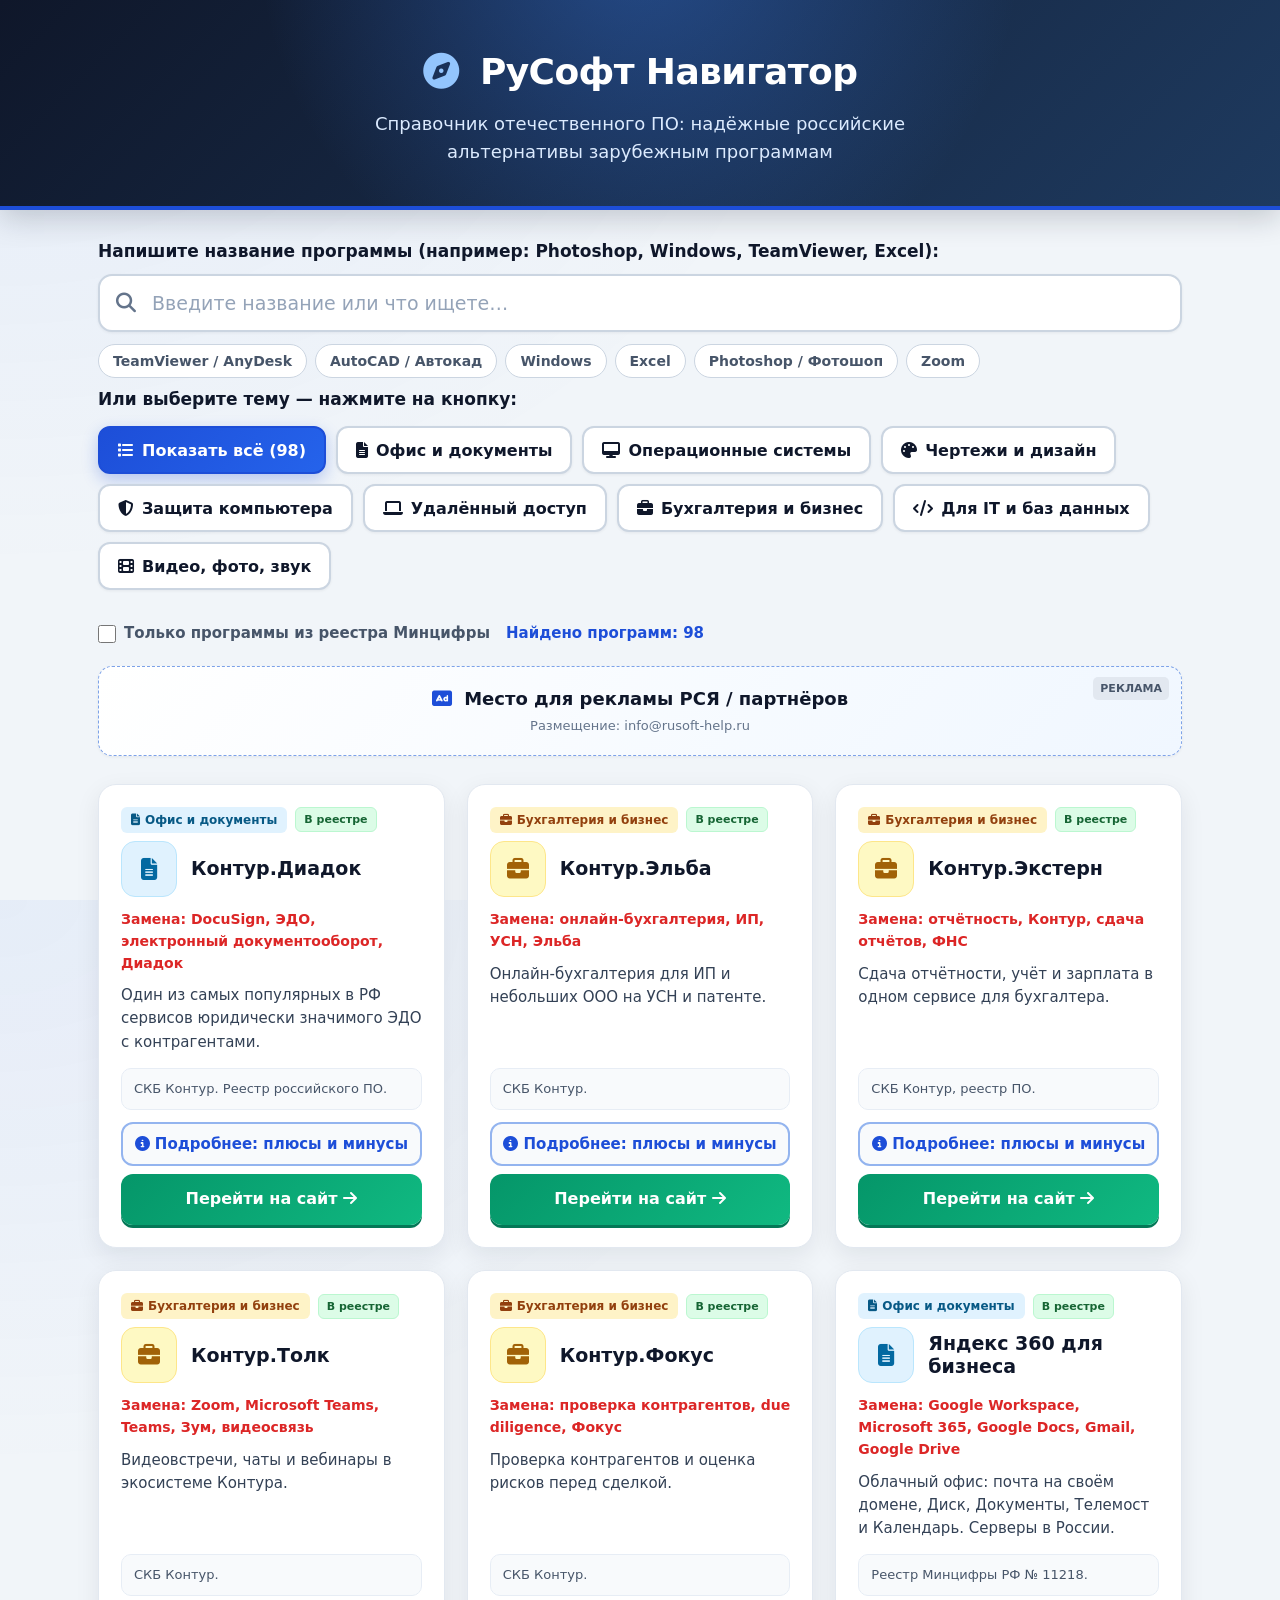
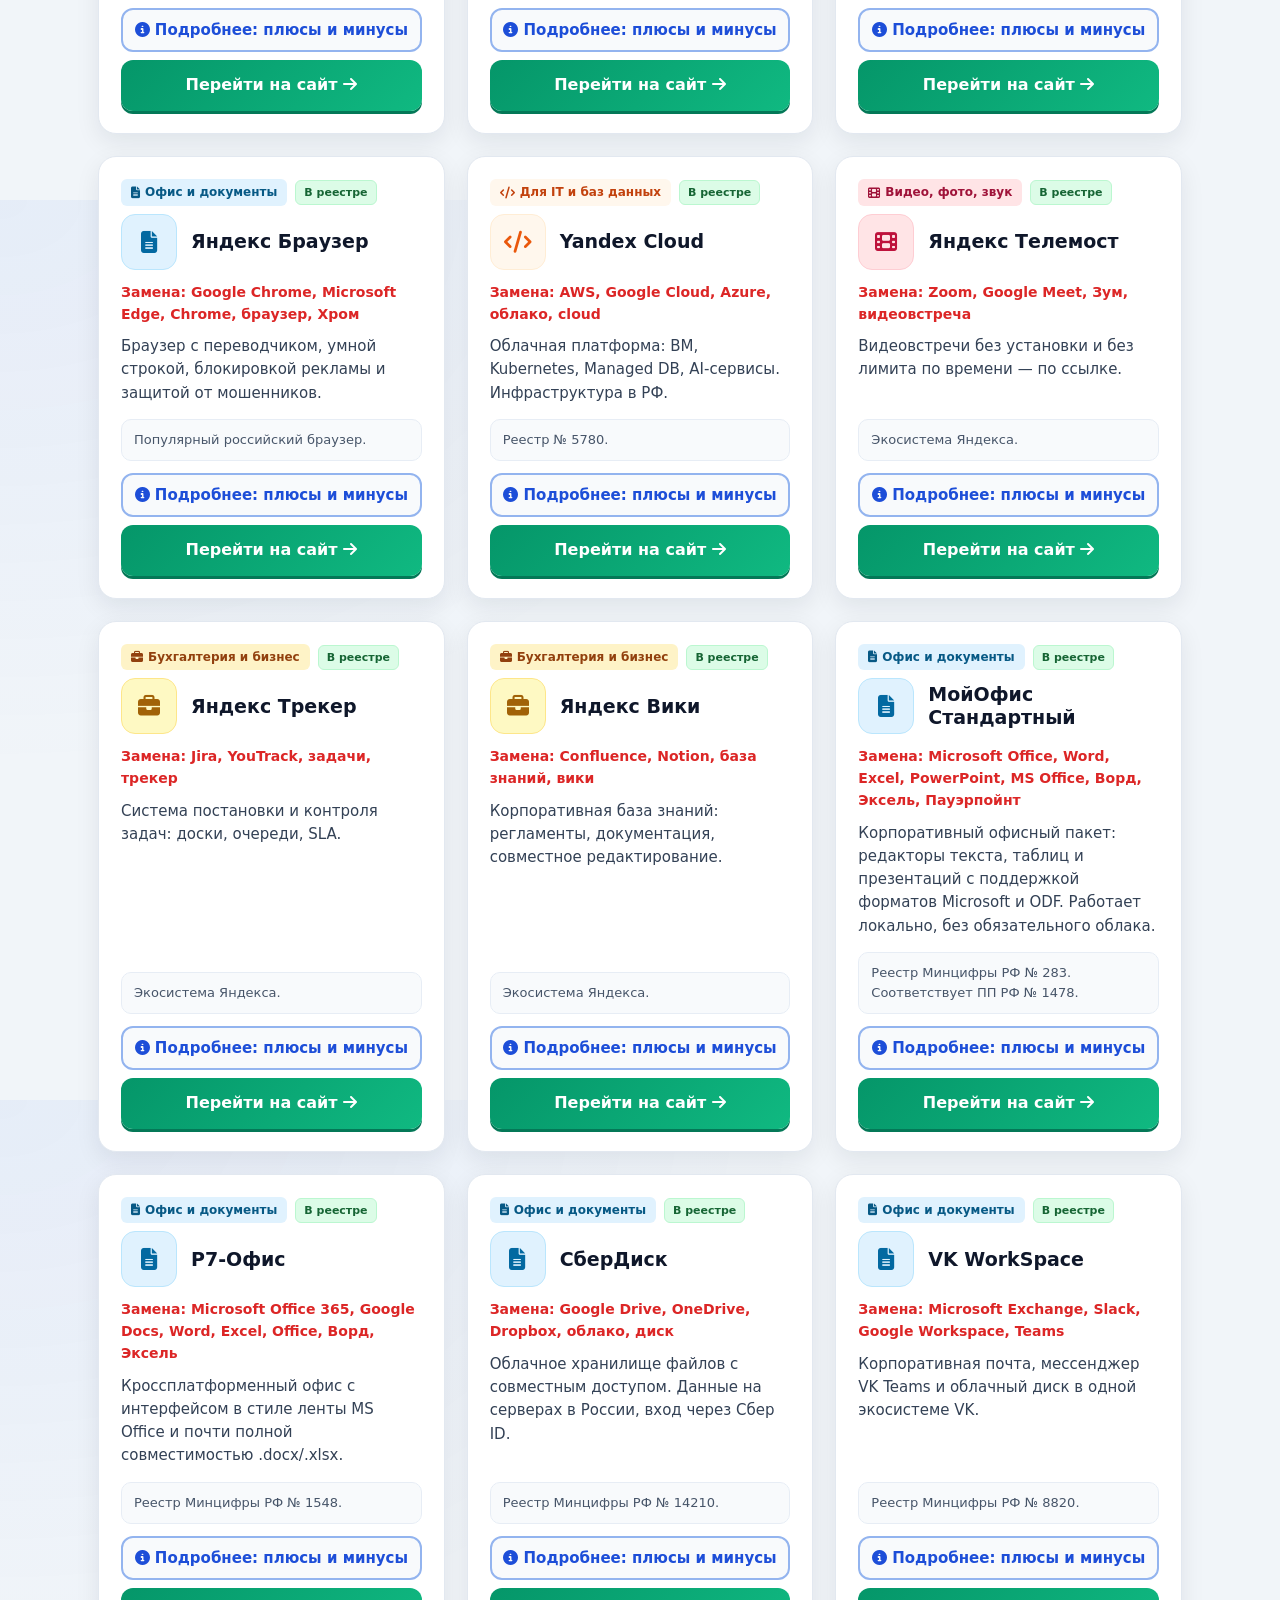
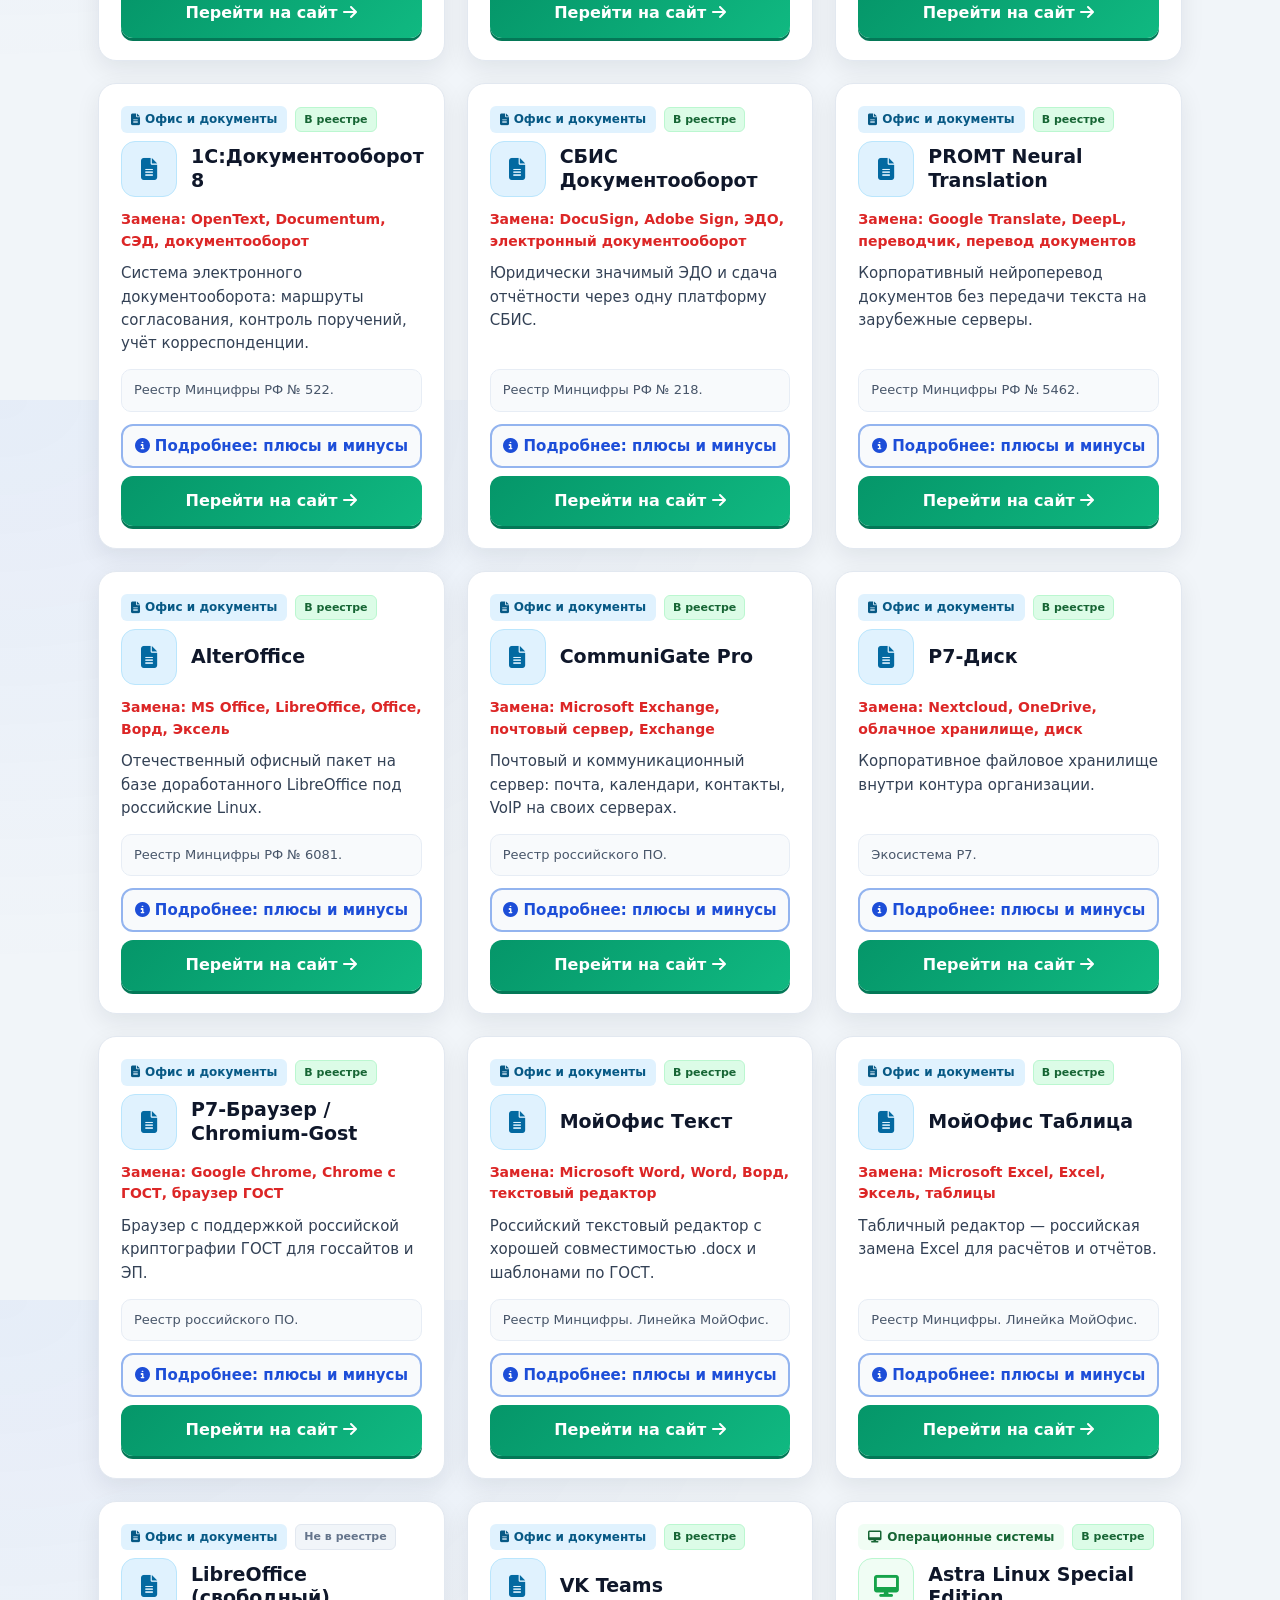
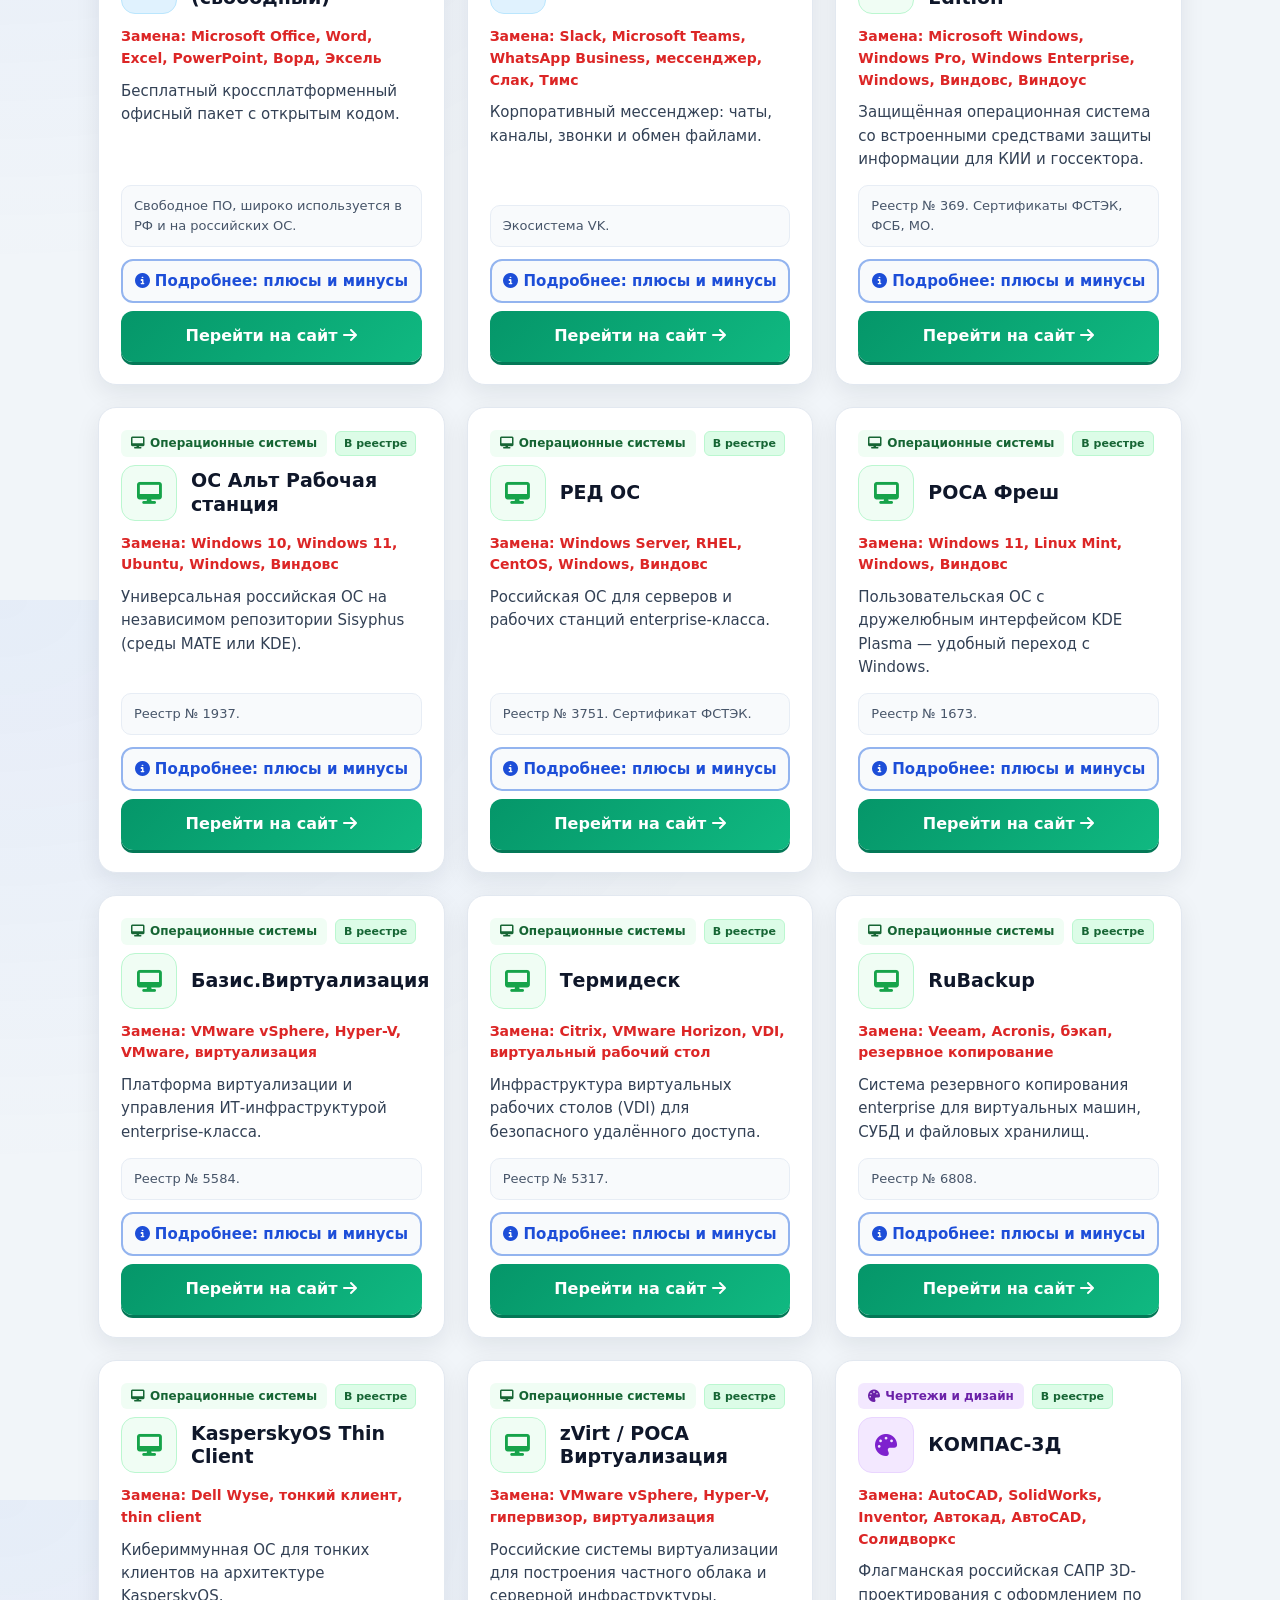
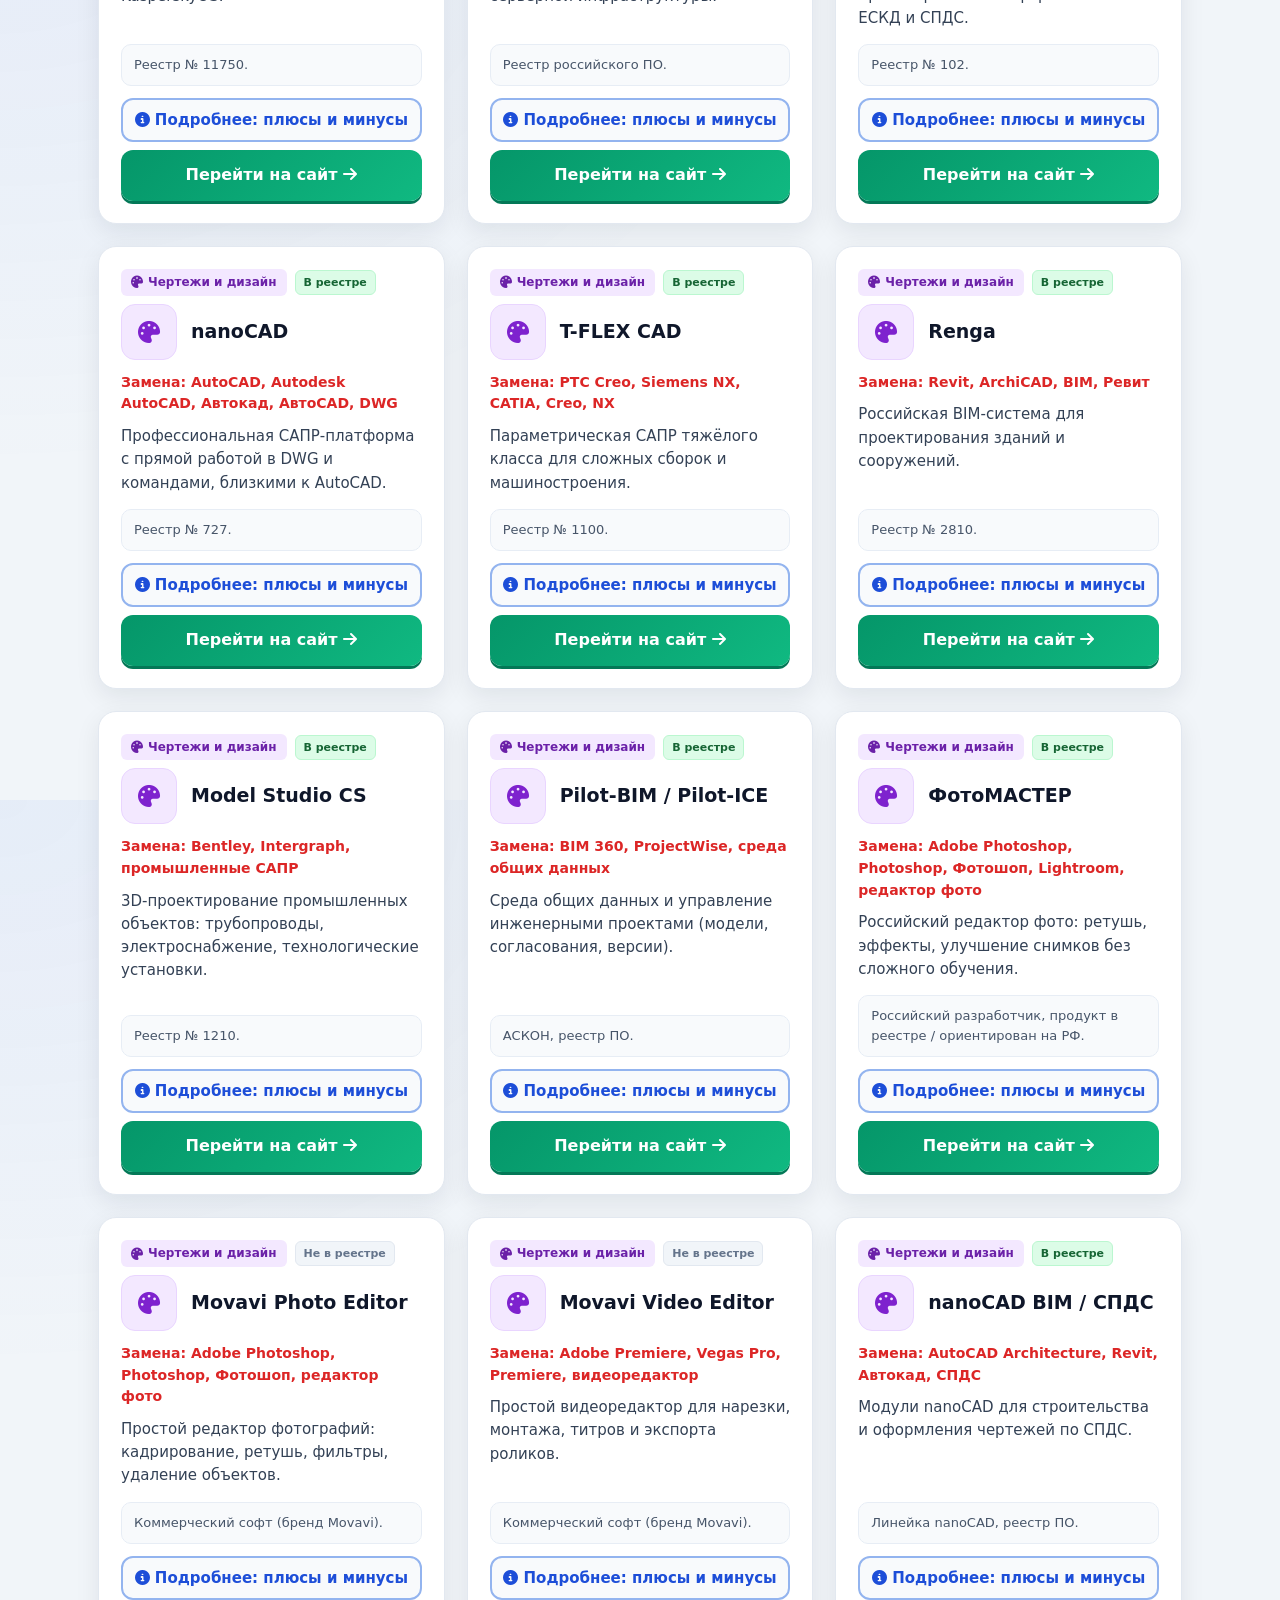
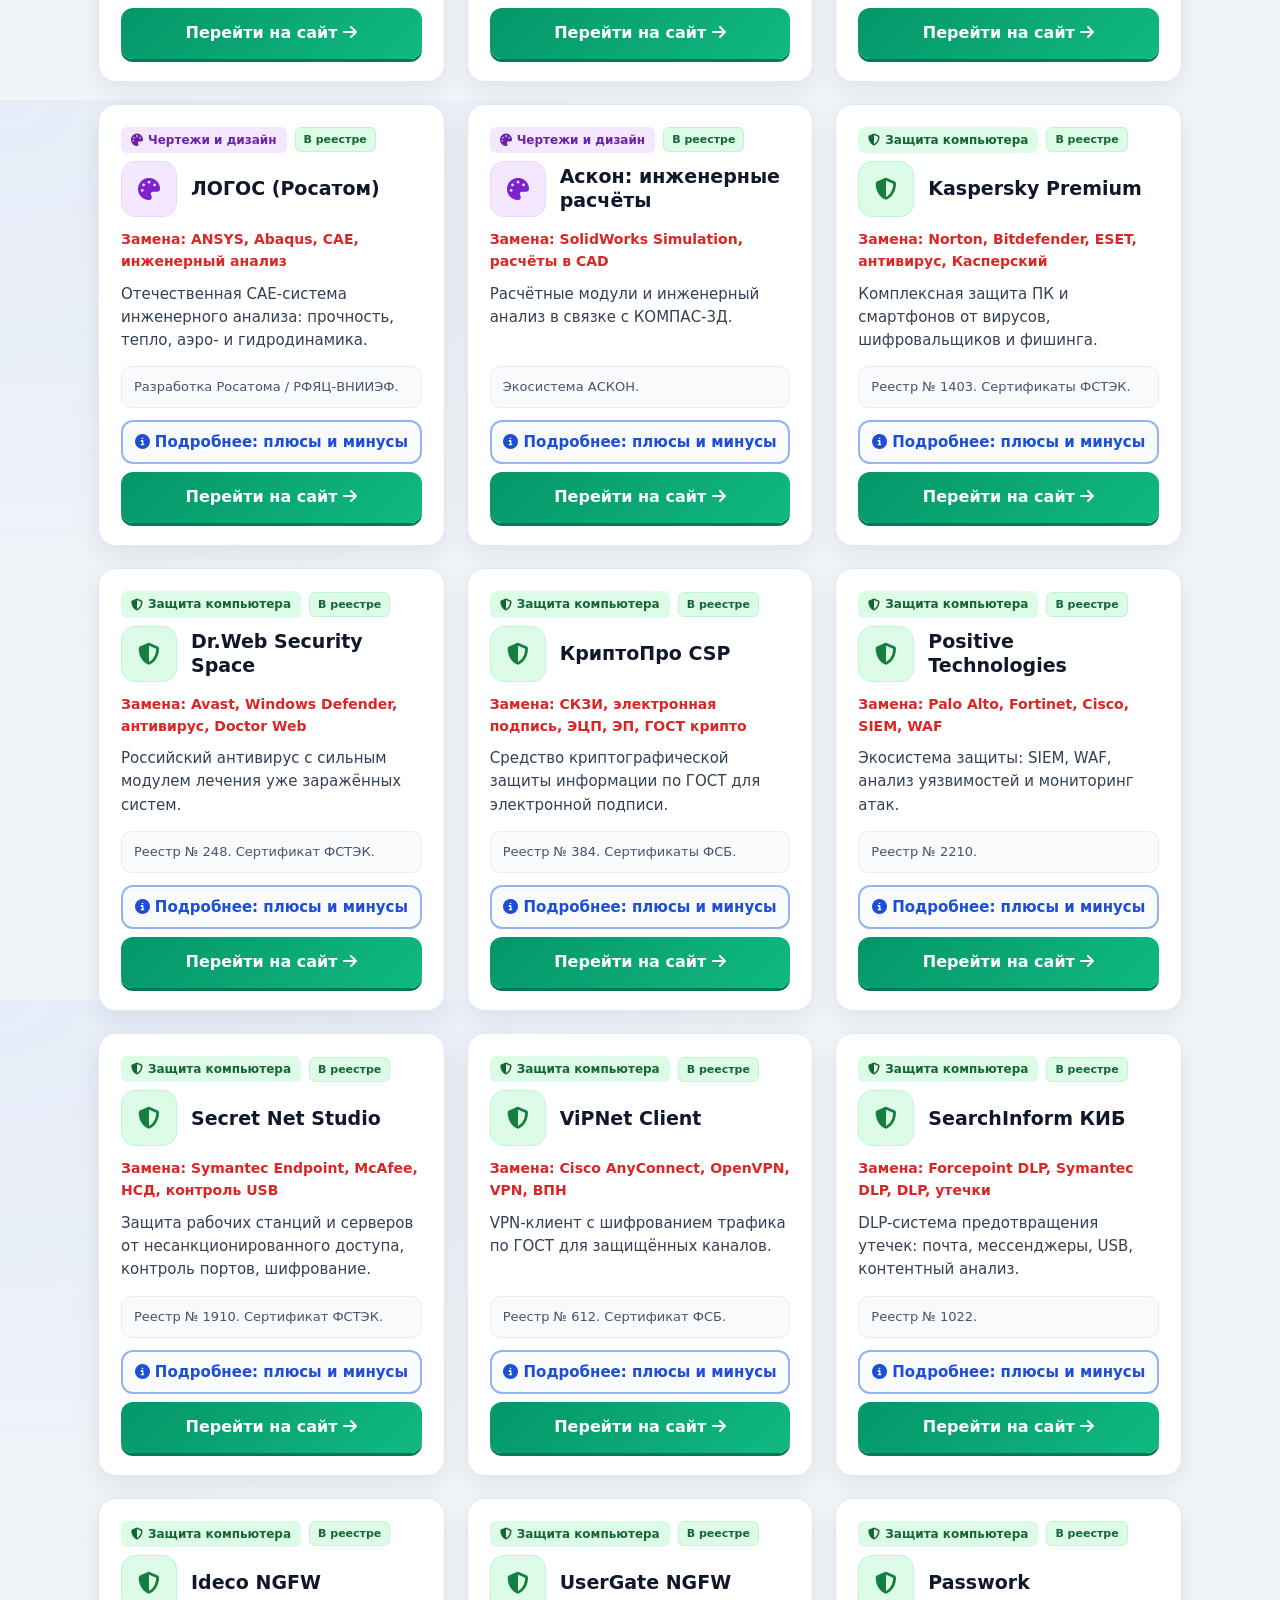
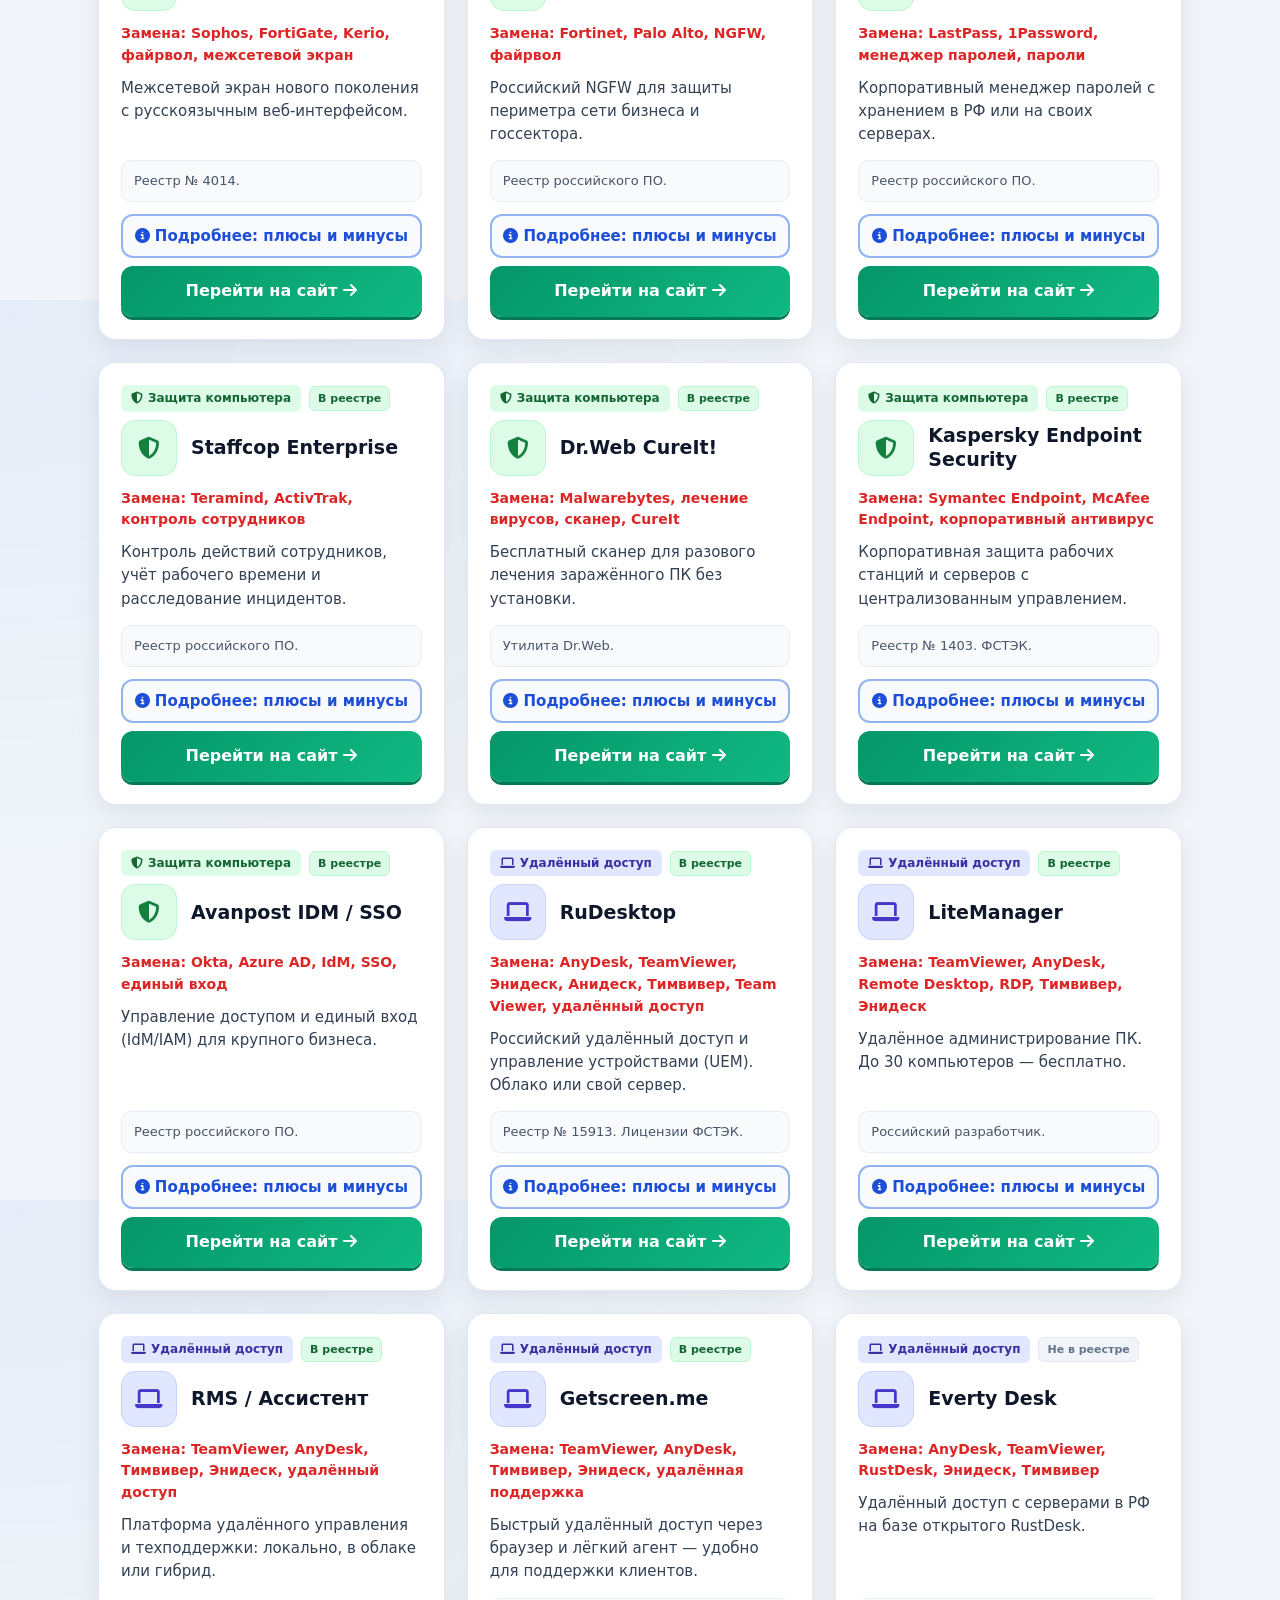
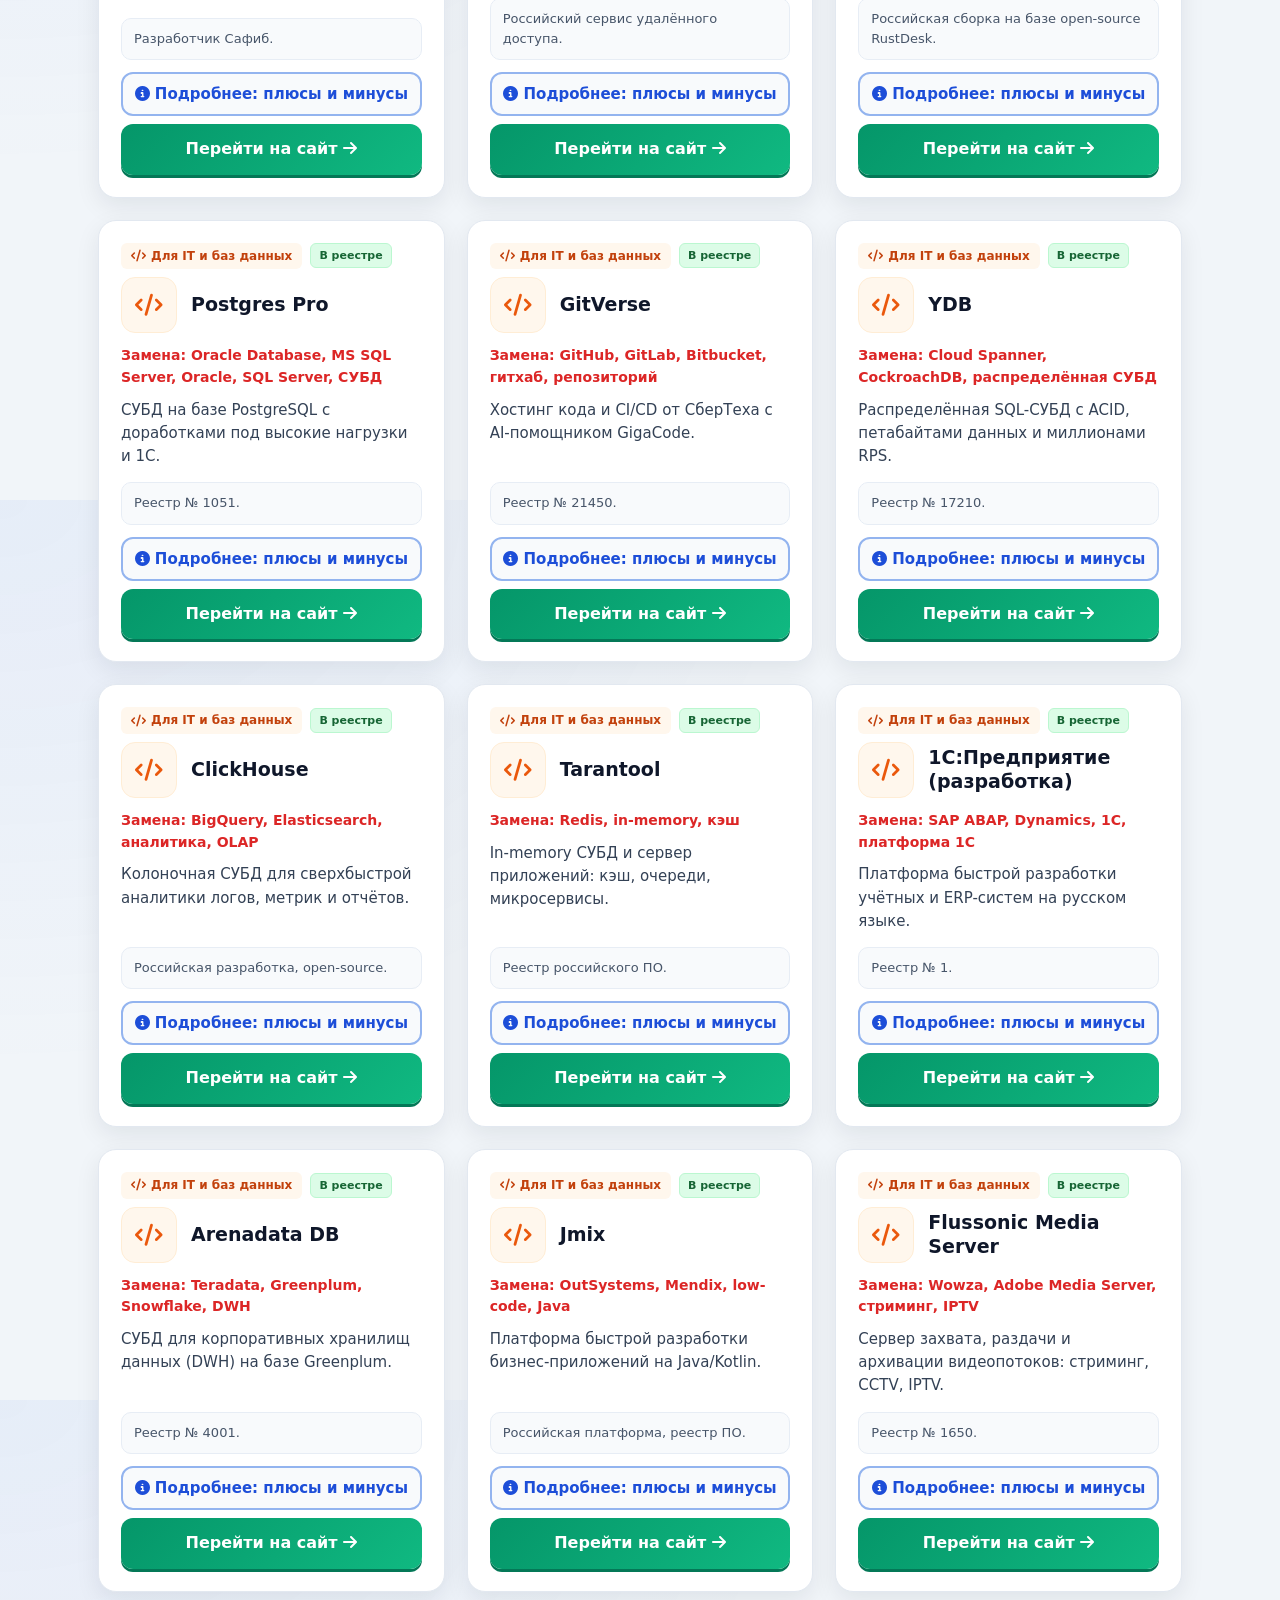
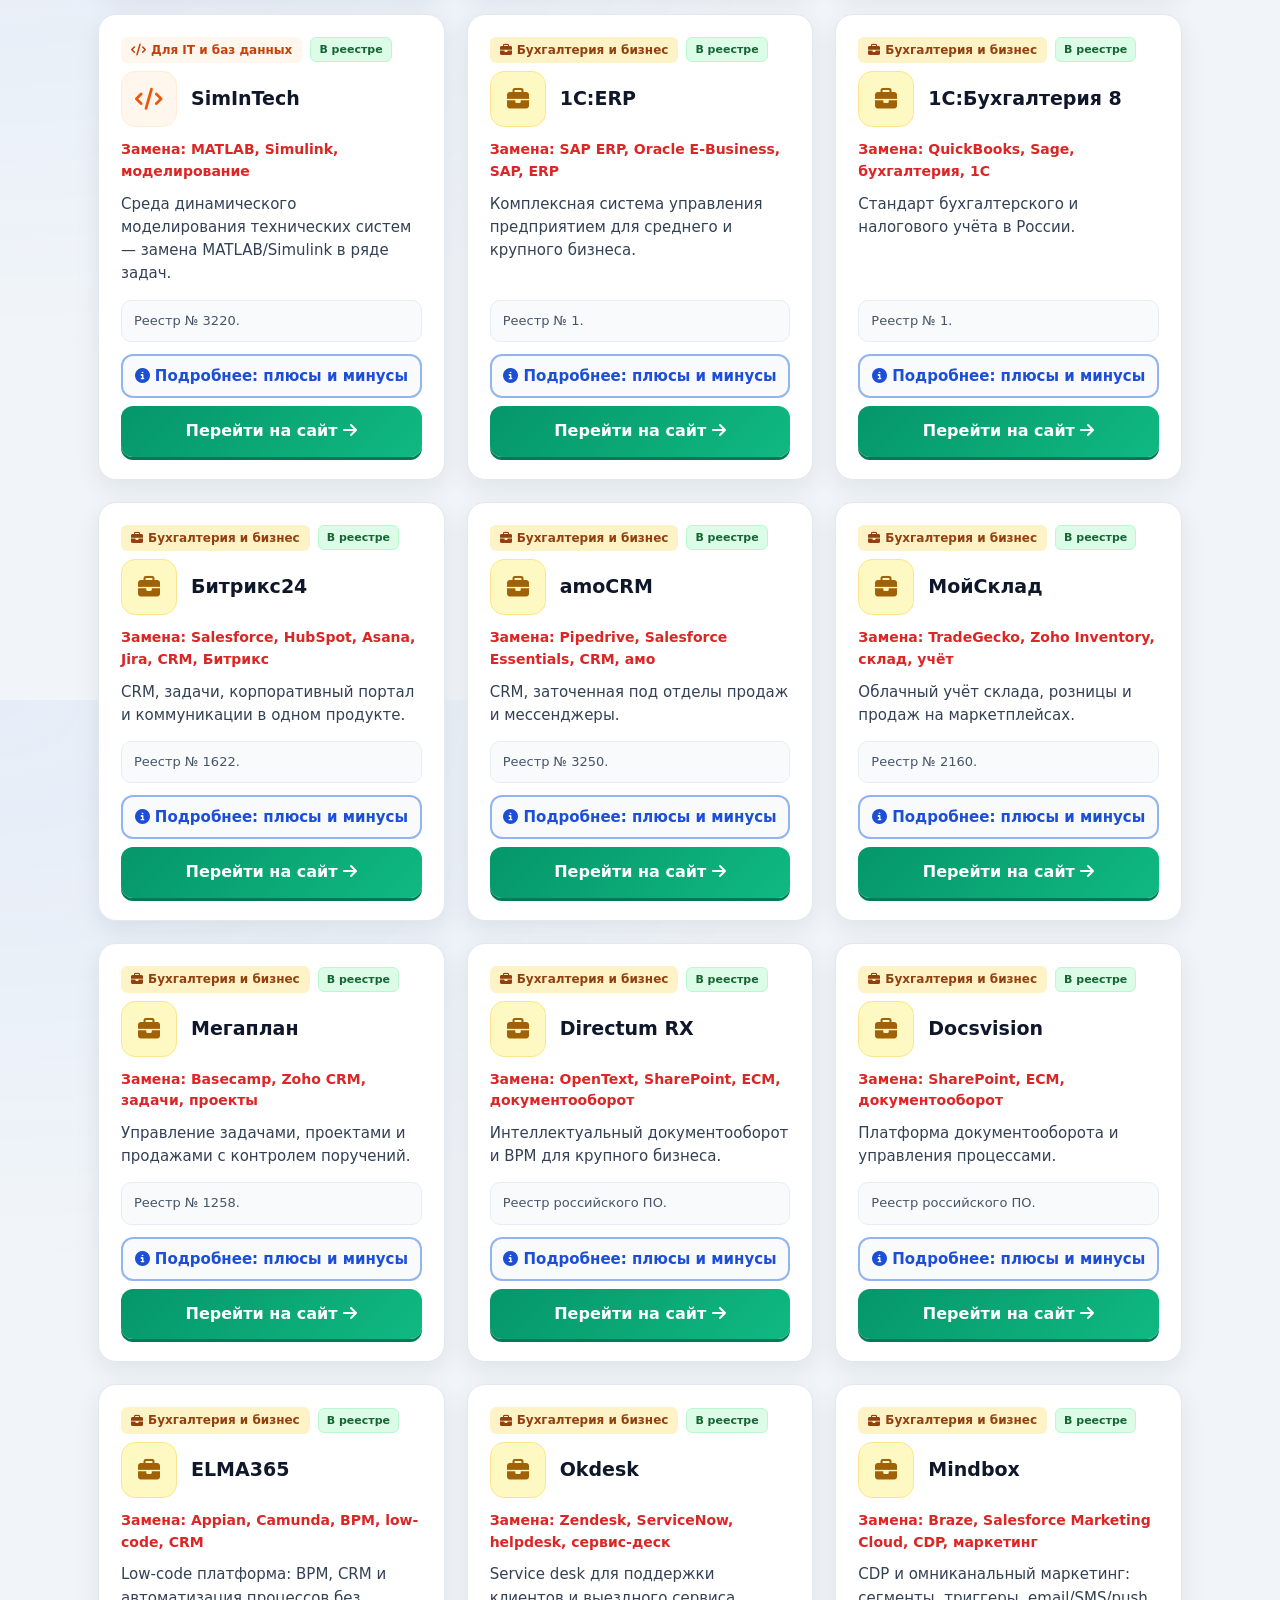
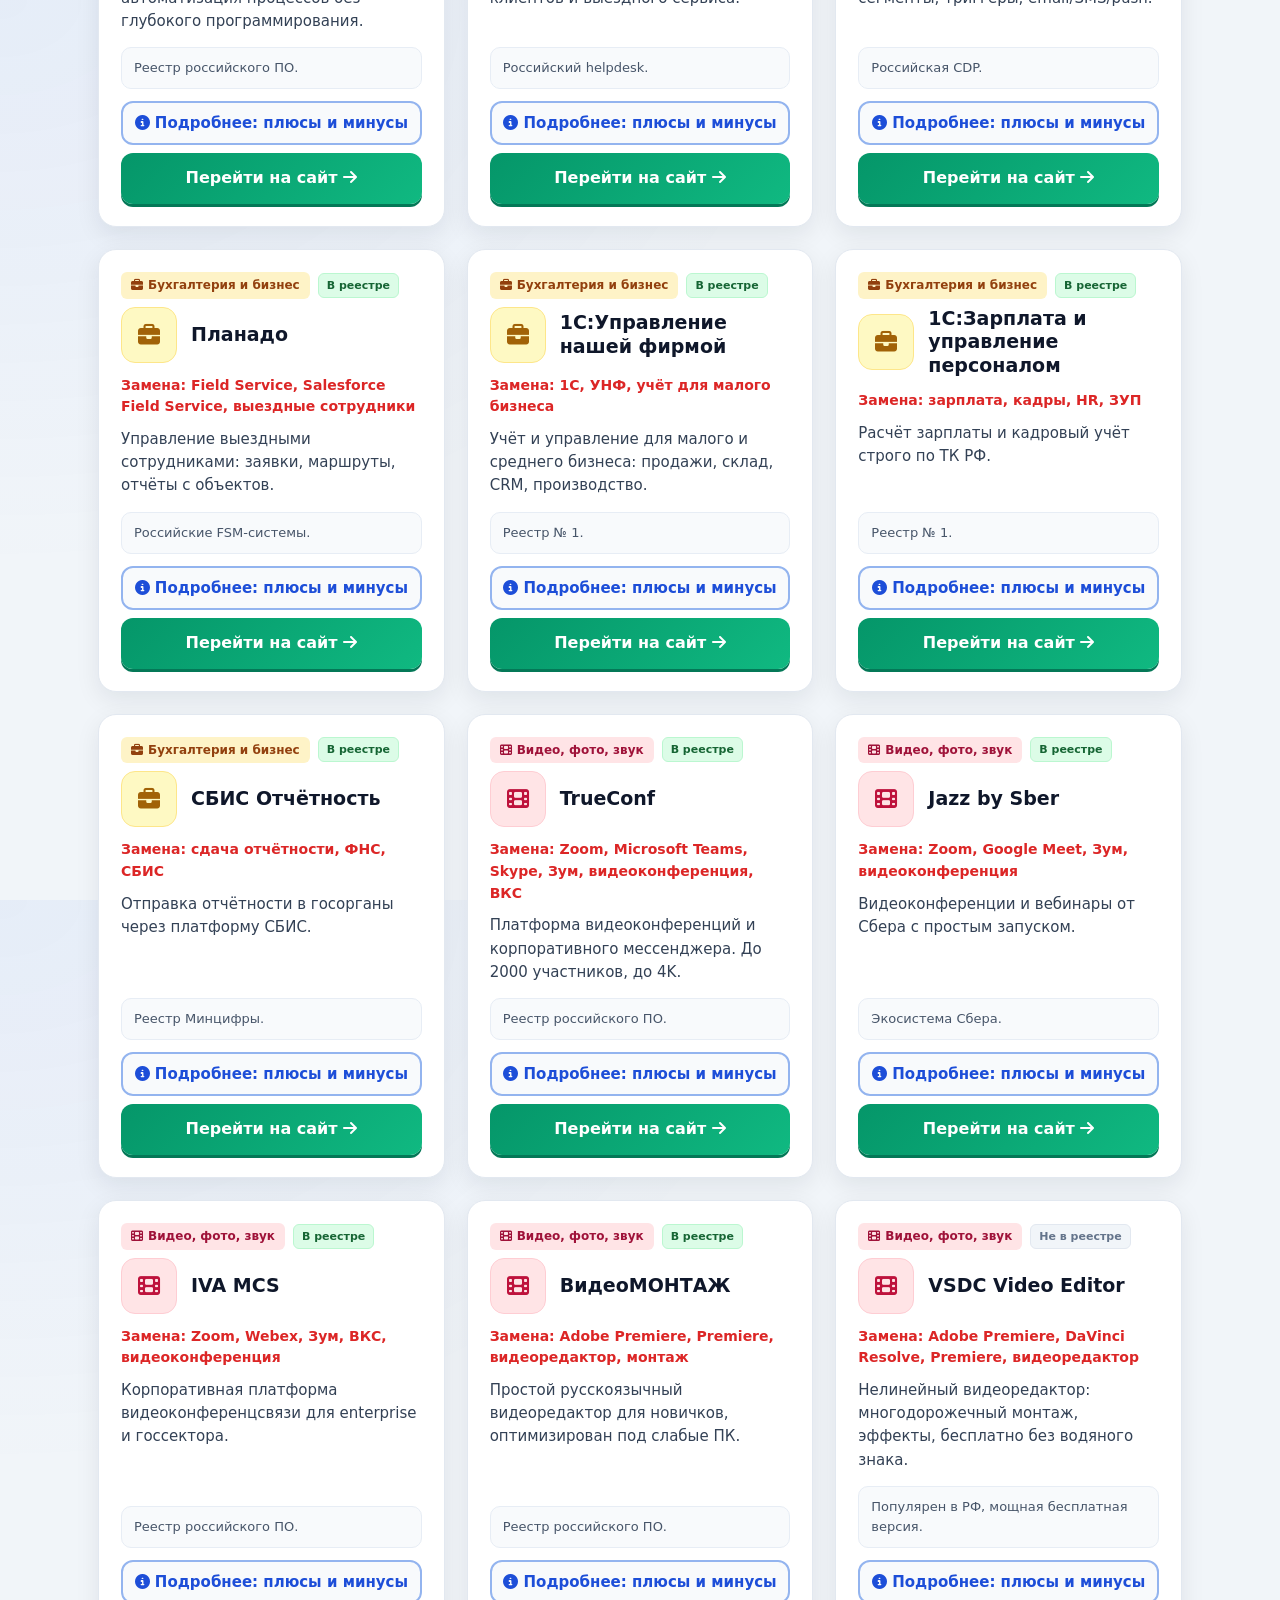
<file: index.html>
<!DOCTYPE html>
<html lang="ru">
<head>
    <meta charset="UTF-8">
    <meta name="viewport" content="width=device-width, initial-scale=1.0">
    <title>РуСофт Навигатор — российские аналоги зарубежного ПО</title>
    <meta name="description" content="Каталог российского ПО: аналоги Windows, Office, AutoCAD, TeamViewer, Photoshop, 1С, антивирусы и CRM. Программы из реестра Минцифры для бизнеса и госсектора.">
    <meta name="keywords" content="российское ПО, импортозамещение, аналоги TeamViewer, аналоги AutoCAD, реестр Минцифры, МойОфис, Astra Linux, 1С, Контур, RuDesktop">
    <meta name="robots" content="index, follow">
    <link rel="canonical" href="https://rusoft-help.ru/">

    <meta property="og:type" content="website">
    <meta property="og:locale" content="ru_RU">
    <meta property="og:url" content="https://rusoft-help.ru/">
    <meta property="og:title" content="РуСофт Навигатор — российские аналоги зарубежного ПО">
    <meta property="og:description" content="Найдите надёжную российскую замену Windows, Office, AutoCAD, TeamViewer и другого ПО. Справочник с реестром Минцифры.">
    <meta property="og:site_name" content="РуСофт Навигатор">

    <link rel="icon" href="data:image/svg+xml,%3Csvg xmlns='http://www.w3.org/2000/svg' viewBox='0 0 64 64'%3E%3Crect width='64' height='64' rx='14' fill='%231d4ed8'/%3E%3Cpath d='M32 12l7 18h19l-15 11 6 18-17-12-17 12 6-18-15-11h19z' fill='%23fff'/%3E%3C/svg%3E">

    <link rel="preconnect" href="https://cdnjs.cloudflare.com">
    <link rel="stylesheet" href="https://cdnjs.cloudflare.com/ajax/libs/font-awesome/6.4.2/css/all.min.css">
    <link rel="stylesheet" href="css/style.css">

    <script type="application/ld+json">
    {
      "@context": "https://schema.org",
      "@type": "WebSite",
      "name": "РуСофт Навигатор",
      "url": "https://rusoft-help.ru/",
      "description": "Каталог российского программного обеспечения — аналоги ушедших зарубежных программ",
      "inLanguage": "ru-RU",
      "potentialAction": {
        "@type": "SearchAction",
        "target": "https://rusoft-help.ru/?q={search_term_string}",
        "query-input": "required name=search_term_string"
      }
    }
    </script>
</head>
<body>
<div class="site-wrapper">
    <div class="main-content">
        <header>
            <h1><i class="fa-solid fa-compass" aria-hidden="true"></i> РуСофт Навигатор</h1>
            <p>Справочник отечественного ПО: надёжные российские альтернативы зарубежным программам</p>
        </header>

        <main class="container">
            <div class="search-container">
                <label for="search" class="search-label">Напишите название программы (например: Photoshop, Windows, TeamViewer, Excel):</label>
                <div class="search-wrapper">
                    <i class="fa-solid fa-magnifying-glass search-icon" aria-hidden="true"></i>
                    <input type="search" id="search" class="search-box" placeholder="Введите название или что ищете…" aria-label="Поиск аналогов программы" autocomplete="off">
                </div>
                <div class="chips" aria-label="Частые запросы">
                    <button type="button" class="chip" data-q="TeamViewer">TeamViewer / AnyDesk</button>
                    <button type="button" class="chip" data-q="AutoCAD">AutoCAD / Автокад</button>
                    <button type="button" class="chip" data-q="Windows">Windows</button>
                    <button type="button" class="chip" data-q="Excel">Excel</button>
                    <button type="button" class="chip" data-q="Photoshop">Photoshop / Фотошоп</button>
                    <button type="button" class="chip" data-q="Zoom">Zoom</button>
                </div>
            </div>

            <p class="search-label">Или выберите тему — нажмите на кнопку:</p>
            <div class="categories" role="group" aria-label="Категории программ">
                <button class="cat-btn active" id="btn-all" data-category="all"><i class="fa-solid fa-list" aria-hidden="true"></i> Показать всё</button>
                <button class="cat-btn" id="btn-office" data-category="office"><i class="fa-solid fa-file-lines" aria-hidden="true"></i> Офис и документы</button>
                <button class="cat-btn" id="btn-system" data-category="system"><i class="fa-solid fa-desktop" aria-hidden="true"></i> Операционные системы</button>
                <button class="cat-btn" id="btn-design" data-category="design"><i class="fa-solid fa-palette" aria-hidden="true"></i> Чертежи и дизайн</button>
                <button class="cat-btn" id="btn-security" data-category="security"><i class="fa-solid fa-shield-halved" aria-hidden="true"></i> Защита компьютера</button>
                <button class="cat-btn" id="btn-remote" data-category="remote"><i class="fa-solid fa-laptop" aria-hidden="true"></i> Удалённый доступ</button>
                <button class="cat-btn" id="btn-business" data-category="business"><i class="fa-solid fa-briefcase" aria-hidden="true"></i> Бухгалтерия и бизнес</button>
                <button class="cat-btn" id="btn-dev" data-category="dev"><i class="fa-solid fa-code" aria-hidden="true"></i> Для IT и баз данных</button>
                <button class="cat-btn" id="btn-media" data-category="media"><i class="fa-solid fa-film" aria-hidden="true"></i> Видео, фото, звук</button>
            </div>

            <div class="filter-row">
                <label>
                    <input type="checkbox" id="only-registry">
                    Только программы из реестра Минцифры
                </label>
                <span id="results-count" aria-live="polite"></span>
            </div>

            <aside class="adv-banner" id="promo-banner" aria-label="Рекламный блок">
                <div class="adv-badge">РЕКЛАМА</div>
                <p class="adv-text"><i class="fa-solid fa-rectangle-ad" aria-hidden="true"></i> Место для рекламы РСЯ / партнёров</p>
                <p class="adv-subtext">Размещение: info@rusoft-help.ru</p>
            </aside>

            <div class="grid" id="software-grid"></div>
        </main>
    </div>

 <footer>
    <div class="footer-inner">
        <div class="footer-brand">
            <strong>РуСофт Навигатор</strong>
            <span class="footer-copy">© 2026. Товарные знаки принадлежат правообладателям.</span>
        </div>
        <nav class="footer-nav" aria-label="Ссылки в подвале">
            <a href="mailto:info@rusoft-help.ru" class="footer-link">
                <i class="fa-solid fa-envelope" aria-hidden="true"></i>
                info@rusoft-help.ru
            </a>
            <span class="footer-sep" aria-hidden="true">·</span>
            <a href="privacy.html" class="footer-link">Политика конфиденциальности</a>
        </nav>
        <p class="footer-warning">Справочник не использует cookie и не собирает персональные данные. Логотипы подгружаются из открытых источников в ознакомительных целях. Сайт не аффилирован с разработчиками перечисленного ПО.</p>
        <p class="update-date">Обновлено: сентябрь 2026</p>
    <p class="yandex-partner-verify" style="font-size:11px;color:#94a3b8;margin-top:8px;">Яндекс.Партнёр: ofy0qx43qvofizbd</p>
        </div>
</footer>
</div>

<div id="modal-box" class="modal" role="dialog" aria-modal="true" aria-hidden="true">
    <div class="modal-content">
        <button type="button" class="close-modal" id="close-modal-btn" aria-label="Закрыть">&times;</button>
        <div id="modal-body-content"></div>
    </div>
</div>

<script src="js/data.js"></script>
<script src="js/app.js"></script>

<!-- Яндекс.Метрика -->
<script type="text/javascript">
    (function(m,e,t,r,i,k,a){
        m[i]=m[i]||function(){(m[i].a=m[i].a||[]).push(arguments)};
        m[i].l=1*new Date();
        for (var j = 0; j < document.scripts.length; j++) {if (document.scripts[j].src === r) { return; }}
        k=e.createElement(t),a=e.getElementsByTagName(t)[0],k.async=1,k.src=r,a.parentNode.insertBefore(k,a)
    })(window, document,'script','https://mc.yandex.ru/metrika/tag.js?id=112136099', 'ym');
    ym(112136099, 'init', {
        ssr: true,
        clickmap: true,
        accurateTrackBounce: true,
        trackLinks: true,
        webvisor: false,
        ecommerce: false
    });
</script>
<noscript><div><img src="https://mc.yandex.ru/watch/112136099" style="position:absolute; left:-9999px;" alt="" /></div></noscript>
<!-- /Яндекс.Метрика -->
</body>
</html>
</file>
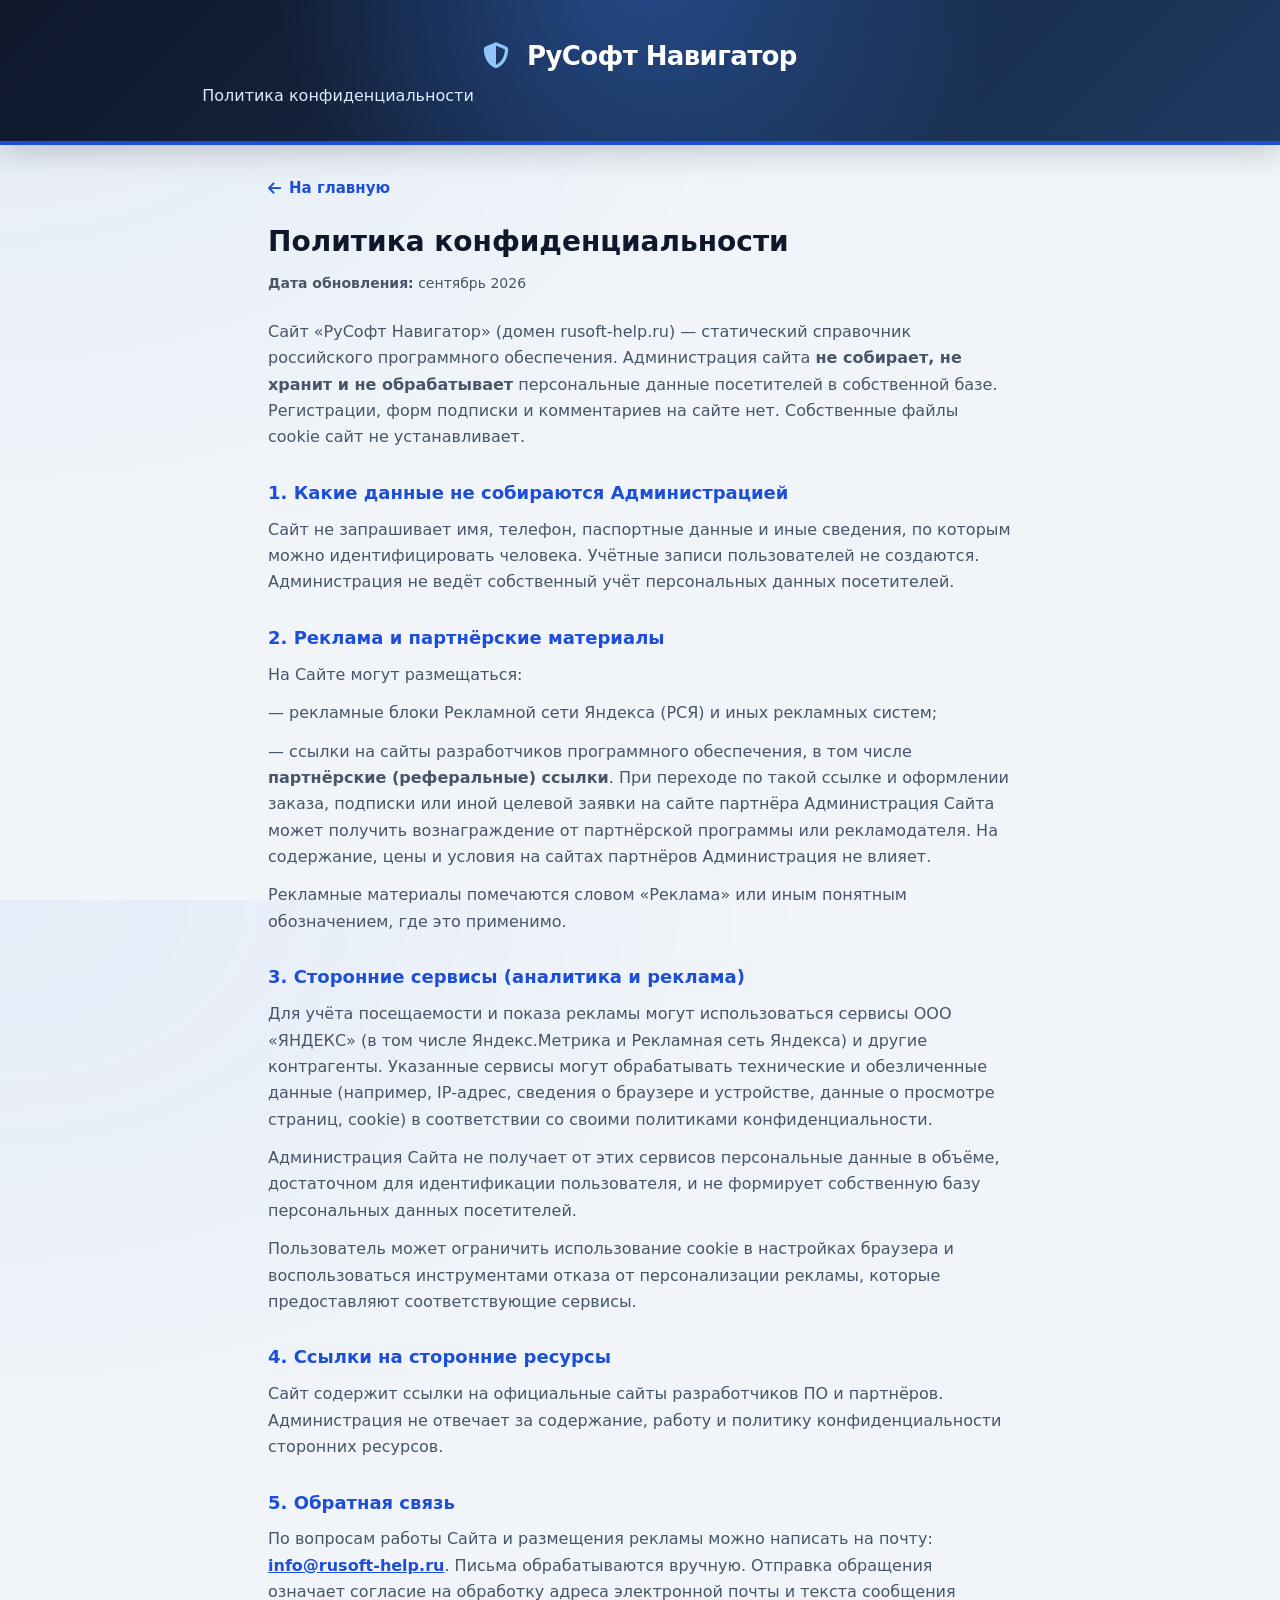
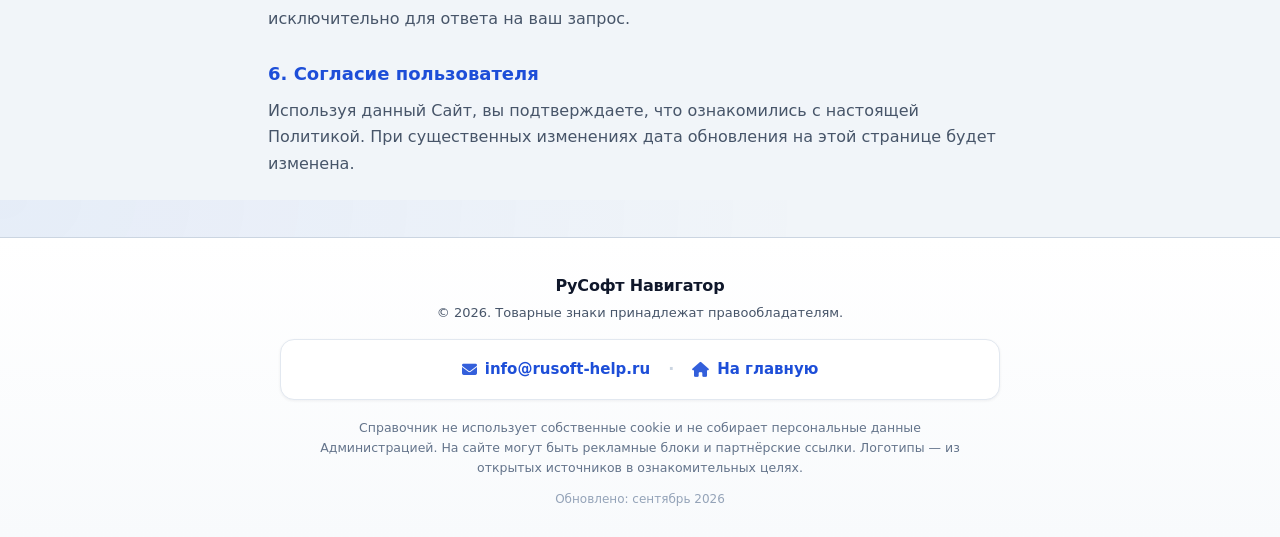
<file: privacy.html>
<!DOCTYPE html>
<html lang="ru">
<head>
    <meta charset="UTF-8">
    <meta name="viewport" content="width=device-width, initial-scale=1.0">
    <meta name="description" content="Политика конфиденциальности сайта РуСофт Навигатор. Сайт не собирает персональные данные. Реклама и партнёрские ссылки.">
    <meta name="robots" content="index, follow">
    <link rel="canonical" href="https://rusoft-help.ru/privacy.html">
    <title>Политика конфиденциальности — РуСофт Навигатор</title>
    <link rel="icon" href="data:image/svg+xml,%3Csvg xmlns='http://www.w3.org/2000/svg' viewBox='0 0 64 64'%3E%3Crect width='64' height='64' rx='14' fill='%231d4ed8'/%3E%3Cpath d='M32 12l7 18h19l-15 11 6 18-17-12-17 12 6-18-15-11h19z' fill='%23fff'/%3E%3C/svg%3E">
    <link rel="stylesheet" href="https://cdnjs.cloudflare.com/ajax/libs/font-awesome/6.4.2/css/all.min.css">
    <link rel="stylesheet" href="css/style.css">
    <style>
        .policy-page {
            min-height: 100vh;
            display: flex;
            flex-direction: column;
        }
        .policy-page .main-content {
            flex: 1 0 auto;
        }
        .policy-header {
            background:
                radial-gradient(circle at 50% -30%, rgba(59, 130, 246, 0.4), transparent 55%),
                linear-gradient(135deg, var(--header-start), var(--header-end));
            color: #fff;
            text-align: center;
            padding: 36px 18px 32px;
            border-bottom: 4px solid var(--primary-color);
        }
        .policy-header h1 {
            font-size: 26px;
            font-weight: 800;
            margin: 0 0 8px;
        }
        .policy-header p {
            margin: 0;
            color: #dbeafe;
            font-size: 16px;
        }
        .policy-wrap {
            max-width: 780px;
            margin: 0 auto;
            padding: 32px 18px 48px;
        }
        .policy-wrap .back {
            display: inline-flex;
            align-items: center;
            gap: 8px;
            font-weight: 700;
            color: var(--primary-color);
            text-decoration: none;
            margin-bottom: 20px;
            font-size: 15px;
        }
        .policy-wrap .back:hover {
            text-decoration: underline;
        }
        .policy-wrap h1 {
            font-size: 28px;
            margin: 0 0 8px;
            color: var(--text-main);
        }
        .policy-wrap .policy-date {
            font-size: 14px;
            color: var(--text-muted);
            margin-bottom: 24px;
        }
        .policy-wrap h2 {
            font-size: 18px;
            color: var(--primary-color);
            margin: 28px 0 10px;
            font-weight: 800;
        }
        .policy-wrap p {
            color: var(--text-muted);
            margin-bottom: 12px;
            line-height: 1.65;
            font-size: 16px;
        }
        .policy-wrap a {
            color: var(--primary-color);
            font-weight: 600;
        }
    </style>
</head>
<body>
<div class="site-wrapper policy-page">
    <div class="main-content">
        <header class="policy-header">
            <h1><i class="fa-solid fa-shield-halved" aria-hidden="true"></i> РуСофт Навигатор</h1>
            <p>Политика конфиденциальности</p>
        </header>

        <main class="policy-wrap">
            <a class="back" href="index.html"><i class="fa-solid fa-arrow-left" aria-hidden="true"></i> На главную</a>

            <h1>Политика конфиденциальности</h1>
            <p class="policy-date"><strong>Дата обновления:</strong> сентябрь 2026</p>

            <p>
                Сайт «РуСофт Навигатор» (домен rusoft-help.ru) — статический справочник
                российского программного обеспечения. Администрация сайта
                <strong>не собирает, не хранит и не обрабатывает</strong> персональные
                данные посетителей в собственной базе. Регистрации, форм подписки
                и комментариев на сайте нет. Собственные файлы cookie сайт не устанавливает.
            </p>

            <h2>1. Какие данные не собираются Администрацией</h2>
            <p>
                Сайт не запрашивает имя, телефон, паспортные данные и иные сведения,
                по которым можно идентифицировать человека. Учётные записи пользователей
                не создаются. Администрация не ведёт собственный учёт персональных данных посетителей.
            </p>

            <h2>2. Реклама и партнёрские материалы</h2>
            <p>
                На Сайте могут размещаться:
            </p>
            <p>
                — рекламные блоки Рекламной сети Яндекса (РСЯ) и иных рекламных систем;
            </p>
            <p>
                — ссылки на сайты разработчиков программного обеспечения, в том числе
                <strong>партнёрские (реферальные) ссылки</strong>.
                При переходе по такой ссылке и оформлении заказа, подписки или иной
                целевой заявки на сайте партнёра Администрация Сайта может получить
                вознаграждение от партнёрской программы или рекламодателя.
                На содержание, цены и условия на сайтах партнёров Администрация не влияет.
            </p>
            <p>
                Рекламные материалы помечаются словом «Реклама» или иным понятным
                обозначением, где это применимо.
            </p>

            <h2>3. Сторонние сервисы (аналитика и реклама)</h2>
            <p>
                Для учёта посещаемости и показа рекламы могут использоваться сервисы
                ООО «ЯНДЕКС» (в том числе Яндекс.Метрика и Рекламная сеть Яндекса)
                и другие контрагенты. Указанные сервисы могут обрабатывать технические
                и обезличенные данные (например, IP-адрес, сведения о браузере и устройстве,
                данные о просмотре страниц, cookie) в соответствии со своими политиками
                конфиденциальности.
            </p>
            <p>
                Администрация Сайта не получает от этих сервисов персональные данные
                в объёме, достаточном для идентификации пользователя, и не формирует
                собственную базу персональных данных посетителей.
            </p>
            <p>
                Пользователь может ограничить использование cookie в настройках браузера
                и воспользоваться инструментами отказа от персонализации рекламы,
                которые предоставляют соответствующие сервисы.
            </p>

            <h2>4. Ссылки на сторонние ресурсы</h2>
            <p>
                Сайт содержит ссылки на официальные сайты разработчиков ПО и партнёров.
                Администрация не отвечает за содержание, работу и политику
                конфиденциальности сторонних ресурсов.
            </p>

            <h2>5. Обратная связь</h2>
            <p>
                По вопросам работы Сайта и размещения рекламы можно написать на почту:
                <a href="mailto:info@rusoft-help.ru">info@rusoft-help.ru</a>.
                Письма обрабатываются вручную. Отправка обращения означает согласие
                на обработку адреса электронной почты и текста сообщения
                исключительно для ответа на ваш запрос.
            </p>

            <h2>6. Согласие пользователя</h2>
            <p>
                Используя данный Сайт, вы подтверждаете, что ознакомились с настоящей
                Политикой. При существенных изменениях дата обновления на этой странице
                будет изменена.
            </p>
        </main>
    </div>

    <footer>
        <div class="footer-inner">
            <div class="footer-brand">
                <strong>РуСофт Навигатор</strong>
                <span class="footer-copy">© 2026. Товарные знаки принадлежат правообладателям.</span>
            </div>
            <nav class="footer-nav" aria-label="Ссылки в подвале">
                <a href="mailto:info@rusoft-help.ru" class="footer-link">
                    <i class="fa-solid fa-envelope" aria-hidden="true"></i>
                    info@rusoft-help.ru
                </a>
                <span class="footer-sep" aria-hidden="true">·</span>
                <a href="index.html" class="footer-link">
                    <i class="fa-solid fa-house" aria-hidden="true"></i>
                    На главную
                </a>
            </nav>
            <p class="footer-warning">Справочник не использует собственные cookie и не собирает персональные данные Администрацией. На сайте могут быть рекламные блоки и партнёрские ссылки. Логотипы — из открытых источников в ознакомительных целях.</p>
            <p class="update-date">Обновлено: сентябрь 2026</p>
        </div>
    </footer>
</div>
</body>
</html>
</file>
<file: css/style.css>
:root {
    --bg-color: #f1f5f9;
    --card-bg: #ffffff;
    --text-main: #0f172a;
    --text-muted: #475569;
    --primary-color: #1d4ed8;
    --primary-hover: #1e40af;
    --primary-soft: #eff6ff;
    --accent-color: #059669;
    --accent-hover: #047857;
    --border-color: #cbd5e1;
    --border-light: #e2e8f0;
    --danger-color: #dc2626;
    --header-start: #0f172a;
    --header-end: #1e3a5f;
    --shadow-sm: 0 1px 3px rgba(15, 23, 42, 0.06);
    --shadow-md: 0 8px 24px rgba(15, 23, 42, 0.08);
    --shadow-lg: 0 16px 40px rgba(15, 23, 42, 0.12);
    --radius-card: 18px;
    --radius-button: 12px;
}

* { box-sizing: border-box; margin: 0; padding: 0; font-family: system-ui, -apple-system, "Segoe UI", Arial, sans-serif; }
html, body { height: 100%; }
body {
    background: radial-gradient(ellipse at top left, rgba(37, 99, 235, 0.06), transparent 45%), var(--bg-color);
    color: var(--text-main);
    line-height: 1.55;
    -webkit-font-smoothing: antialiased;
}
.site-wrapper { display: flex; flex-direction: column; min-height: 100%; }
.main-content { flex: 1 0 auto; }

header {
    background: radial-gradient(circle at 50% -30%, rgba(59, 130, 246, 0.4), transparent 55%),
                linear-gradient(135deg, var(--header-start), var(--header-end));
    color: #fff;
    text-align: center;
    padding: 44px 20px 40px;
    border-bottom: 4px solid var(--primary-color);
    box-shadow: 0 8px 28px rgba(15, 23, 42, 0.2);
}
header h1 { font-size: 36px; font-weight: 800; letter-spacing: -0.6px; margin-bottom: 10px; }
header h1 i { margin-right: 10px; color: #93c5fd; }
header p { font-size: 18px; color: #dbeafe; max-width: 640px; margin: 0 auto; }

.container { max-width: 1120px; margin: 0 auto; padding: 28px 18px 40px; }

.search-label { display: block; font-size: 17px; font-weight: 700; margin-bottom: 10px; color: var(--text-main); }
.search-wrapper { position: relative; display: flex; align-items: center; }
.search-icon { position: absolute; left: 18px; font-size: 20px; color: #64748b; pointer-events: none; }
.search-box {
    width: 100%; padding: 16px 18px 16px 52px; font-size: 19px;
    border: 2px solid var(--border-color); border-radius: 14px; outline: none;
    background: #fff; color: var(--text-main); box-shadow: var(--shadow-sm);
    transition: border-color 0.2s, box-shadow 0.2s;
}
.search-box:focus {
    border-color: var(--primary-color);
    box-shadow: 0 0 0 4px rgba(29, 78, 216, 0.15), var(--shadow-md);
}
.search-box::placeholder { color: #94a3b8; }

.chips { display: flex; flex-wrap: wrap; gap: 8px; margin: 12px 0 8px; }
.chip {
    border: 1px solid var(--border-color); background: #fff; color: var(--text-muted);
    padding: 8px 14px; border-radius: 999px; font-size: 14px; font-weight: 600;
    cursor: pointer; transition: all 0.15s;
}
.chip:hover { border-color: var(--primary-color); color: var(--primary-color); background: var(--primary-soft); }

.filter-row {
    display: flex; flex-wrap: wrap; align-items: center; gap: 16px;
    margin: 8px 0 20px; font-size: 15px; color: var(--text-muted);
}
.filter-row label { display: flex; align-items: center; gap: 8px; cursor: pointer; font-weight: 600; }
.filter-row input { width: 18px; height: 18px; accent-color: var(--primary-color); }
#results-count { font-weight: 700; color: var(--primary-color); }

.categories {
    display: flex; flex-wrap: wrap; gap: 10px;
    margin-bottom: 28px; padding: 4px 0;
}
.cat-btn {
    background: #fff; border: 2px solid var(--border-color); color: var(--text-main);
    padding: 12px 18px; border-radius: 12px; cursor: pointer; white-space: nowrap;
    font-size: 16px; font-weight: 700; min-height: 48px;
    display: inline-flex; align-items: center; gap: 8px;
    box-shadow: var(--shadow-sm);
    transition: transform 0.15s, border-color 0.15s, background 0.15s, color 0.15s, box-shadow 0.15s;
}
.cat-btn:hover {
    border-color: #93b4ef; color: var(--primary-color); background: #fff;
    transform: translateY(-2px); box-shadow: 0 6px 16px rgba(29, 78, 216, 0.12);
}
.cat-btn.active {
    background: linear-gradient(135deg, var(--primary-color), #2563eb);
    color: #fff; border-color: var(--primary-color);
    box-shadow: 0 6px 16px rgba(29, 78, 216, 0.28);
}

.adv-banner {
    background: linear-gradient(135deg, #fff, #f0f7ff);
    border: 1px dashed #7da2e8; border-radius: 14px; padding: 18px;
    text-align: center; margin-bottom: 28px; position: relative; box-shadow: var(--shadow-sm);
}
.adv-badge {
    position: absolute; top: 10px; right: 12px; font-size: 11px;
    background: #e2e8f0; color: #475569; padding: 3px 7px; border-radius: 5px; font-weight: 700;
}
.adv-text { font-size: 18px; font-weight: 800; color: var(--text-main); margin-bottom: 4px; }
.adv-text i { color: var(--primary-color); margin-right: 6px; }
.adv-subtext { font-size: 13px; color: #64748b; }

.grid {
    display: grid;
    grid-template-columns: repeat(auto-fill, minmax(300px, 1fr));
    gap: 22px;
}
.empty-state {
    grid-column: 1 / -1; text-align: center; padding: 48px 16px;
    font-size: 18px; font-weight: 700; color: var(--text-muted);
}

.card {
    background: var(--card-bg); border-radius: var(--radius-card); padding: 22px;
    border: 1px solid var(--border-light);
    display: flex; flex-direction: column; justify-content: space-between;
    box-shadow: var(--shadow-md);
    transition: transform 0.2s, box-shadow 0.2s, border-color 0.2s;
    position: relative; overflow: hidden;
}
.card::before {
    content: ""; position: absolute; top: 0; left: 0; right: 0; height: 3px;
    background: linear-gradient(90deg, var(--primary-color), #60a5fa);
    opacity: 0; transition: opacity 0.2s;
}
.card:hover {
    transform: translateY(-4px); border-color: #b9c9e3; box-shadow: var(--shadow-lg);
}
.card:hover::before { opacity: 1; }

.card-top-row { display: flex; flex-wrap: wrap; align-items: center; gap: 8px; margin-bottom: 6px; }
.badge {
    font-size: 12px; padding: 4px 10px; border-radius: 6px; font-weight: 700;
    display: inline-flex; align-items: center; gap: 5px;
}
.badge.office { background: #e0f2fe; color: #075985; }
.badge.system { background: #f0fdf4; color: #166534; }
.badge.design { background: #f3e8ff; color: #6b21a8; }
.badge.security { background: #dcfce7; color: #166534; }
.badge.remote { background: #e0e7ff; color: #3730a3; }
.badge.business { background: #fef3c7; color: #92400e; }
.badge.dev { background: #fff7ed; color: #c2410c; }
.badge.media { background: #ffe4e6; color: #9f1239; }

.reg-badge {
    font-size: 11px; font-weight: 700; padding: 3px 8px; border-radius: 6px;
    background: #dcfce7; color: #166534; border: 1px solid #bbf7d0;
}
.reg-badge--off { background: #f1f5f9; color: #64748b; border-color: #e2e8f0; }

.card-title-wrapper {
    display: flex; align-items: center; gap: 14px;
    margin: 8px 0 12px; min-height: 56px;
}
.logo-container, .modal-logo-container {
    width: 56px; height: 56px; min-width: 56px; flex: 0 0 56px;
    display: flex; align-items: center; justify-content: center;
}
img.program-logo {
    width: 56px; height: 56px; object-fit: contain; display: block;
    padding: 6px; border-radius: 14px; border: 1px solid #dbe3ee;
    background: linear-gradient(145deg, #fff, #f8fafc);
    box-shadow: 0 3px 10px rgba(15, 23, 42, 0.06);
    transition: transform 0.2s;
}
.card:hover img.program-logo { transform: scale(1.04); }
div.program-logo-fallback {
    width: 56px; height: 56px; display: flex; align-items: center; justify-content: center;
    font-size: 22px; border-radius: 14px; border: 1px solid #bfdbfe;
    background: linear-gradient(145deg, #eff6ff, #dbeafe); color: #1d4ed8;
}
div.program-logo-fallback.office { color: #0369a1; background: #e0f2fe; border-color: #bae6fd; }
div.program-logo-fallback.system { color: #16a34a; background: #f0fdf4; border-color: #bbf7d0; }
div.program-logo-fallback.design { color: #7e22ce; background: #f3e8ff; border-color: #e9d5ff; }
div.program-logo-fallback.security { color: #15803d; background: #dcfce7; border-color: #bbf7d0; }
div.program-logo-fallback.remote { color: #4338ca; background: #e0e7ff; border-color: #c7d2fe; }
div.program-logo-fallback.business { color: #a16207; background: #fef9c3; border-color: #fde68a; }
div.program-logo-fallback.dev { color: #ea580c; background: #fff7ed; border-color: #ffedd5; }
div.program-logo-fallback.media { color: #be123c; background: #ffe4e6; border-color: #fecdd3; }

.card-title { font-size: 19px; font-weight: 800; line-height: 1.25; color: var(--text-main); }
.card-replace { font-size: 14px; color: var(--danger-color); font-weight: 700; margin-bottom: 10px; }
.card-desc { font-size: 15px; color: #334155; line-height: 1.55; margin-bottom: 14px; flex-grow: 1; }
.card-meta {
    font-size: 13px; background: #f8fafc; padding: 10px 12px; border-radius: 10px;
    margin-bottom: 12px; color: var(--text-muted); border: 1px solid #e7edf5;
}

.btn-details {
    display: block; width: 100%; text-align: center;
    background: #f8fafc; color: var(--primary-color);
    padding: 11px; border-radius: var(--radius-button); font-weight: 700; font-size: 15px;
    margin-bottom: 8px; border: 2px solid #93b4ef; cursor: pointer;
    transition: background 0.15s, border-color 0.15s, transform 0.15s;
}
.btn-details:hover { background: var(--primary-soft); border-color: var(--primary-color); transform: translateY(-1px); }

.btn-link {
    display: block; text-align: center;
    background: linear-gradient(135deg, var(--accent-color), #10b981);
    color: #fff; text-decoration: none; padding: 13px;
    border-radius: var(--radius-button); font-weight: 800; font-size: 16px;
    box-shadow: 0 3px 0 var(--accent-hover);
    transition: transform 0.12s, box-shadow 0.12s;
}
.btn-link:hover { transform: translateY(2px); box-shadow: 0 1px 0 #065f46; }

.modal {
    display: none; position: fixed; z-index: 1000; inset: 0;
    background: rgba(15, 23, 42, 0.7); backdrop-filter: blur(8px);
    align-items: center; justify-content: center; padding: 16px;
}
.modal-content {
    background: #fff; padding: 28px; border-radius: 20px;
    max-width: 680px; width: 100%; max-height: 90vh; overflow-y: auto;
    position: relative; box-shadow: 0 28px 64px rgba(0,0,0,0.28); border: 1px solid #dbe3ee;
}
.close-modal {
    position: absolute; top: 12px; right: 16px; font-size: 32px; font-weight: bold;
    color: var(--text-muted); cursor: pointer; background: none; border: none; line-height: 1;
}
.close-modal:hover { color: var(--danger-color); }
.modal-title-wrapper {
    display: flex; align-items: center; gap: 14px;
    margin-bottom: 18px; padding-bottom: 14px; border-bottom: 2px solid #edf1f6;
}
.modal-name { font-size: 24px; font-weight: 800; color: var(--text-main); line-height: 1.2; margin-bottom: 4px; }
.modal-replaces { font-size: 14px; color: #64748b; }
.modal-section-title { font-size: 16px; font-weight: 800; margin: 16px 0 6px; color: var(--text-main); }
.modal-text { font-size: 15px; color: var(--text-muted); line-height: 1.6; }
.box-pros, .box-cons { padding: 14px; border-radius: 12px; margin-bottom: 10px; font-size: 15px; line-height: 1.5; }
.box-pros { background: #f0fdf4; border-left: 5px solid #16a34a; color: #14532d; }
.box-cons { background: #fef2f2; border-left: 5px solid #dc2626; color: #7f1d1d; }
.modal-site-btn { margin-top: 16px; }



/* =========================================================
   FOOTER
   ========================================================= */

footer {
    flex-shrink: 0;
    border-top: 1px solid var(--border-color);
    background: linear-gradient(180deg, #ffffff 0%, #f8fafc 100%);
    padding: 36px 18px 28px;
}

.footer-inner {
    max-width: 720px;
    margin: 0 auto;
    text-align: center;
}

.footer-brand {
    display: flex;
    flex-direction: column;
    align-items: center;
    gap: 4px;
    margin-bottom: 16px;
}

.footer-brand strong {
    font-size: 16px;
    font-weight: 800;
    color: var(--text-main);
    letter-spacing: -0.2px;
}

.footer-copy {
    font-size: 13px;
    color: var(--text-muted);
}

.footer-nav {
    display: flex;
    flex-wrap: wrap;
    justify-content: center;
    align-items: center;
    gap: 8px 12px;
    margin-bottom: 18px;
    padding: 14px 16px;
    background: #fff;
    border: 1px solid var(--border-light);
    border-radius: 14px;
    box-shadow: var(--shadow-sm);
}

.footer-link {
    display: inline-flex;
    align-items: center;
    gap: 8px;
    color: var(--primary-color);
    font-weight: 700;
    font-size: 15px;
    text-decoration: none;
    padding: 4px 6px;
    border-radius: 8px;
    transition: background 0.15s, color 0.15s;
}

.footer-link:hover {
    background: var(--primary-soft);
    text-decoration: none;
    color: var(--primary-hover);
}

.footer-link i {
    font-size: 15px;
    opacity: 0.9;
}

.footer-sep {
    color: #cbd5e1;
    font-weight: 700;
    user-select: none;
}

.footer-warning {
    font-size: 12.5px;
    line-height: 1.6;
    color: #64748b;
    max-width: 640px;
    margin: 0 auto 12px;
}

.update-date {
    font-size: 12px;
    color: #94a3b8;
    margin: 0;
}

@media (max-width: 520px) {
    .footer-nav {
        flex-direction: column;
        gap: 10px;
        padding: 16px;
    }
    .footer-sep { display: none; }
}

button:focus-visible, a:focus-visible, input:focus-visible {
    outline: 3px solid rgba(37, 99, 235, 0.45); outline-offset: 3px;
}

@media (max-width: 700px) {
    header h1 { font-size: 28px; }
    header p { font-size: 16px; }
    .container { padding: 20px 14px 32px; }
    .grid { grid-template-columns: 1fr; gap: 16px; }
    .card { padding: 18px; }
    .search-box { font-size: 17px; }
    .cat-btn { font-size: 15px; padding: 10px 14px; min-height: 44px; }
}

@media (prefers-reduced-motion: reduce) {
    *, *::before, *::after {
        animation-duration: 0.01ms !important;
        transition-duration: 0.01ms !important;
    }
}
</file>
